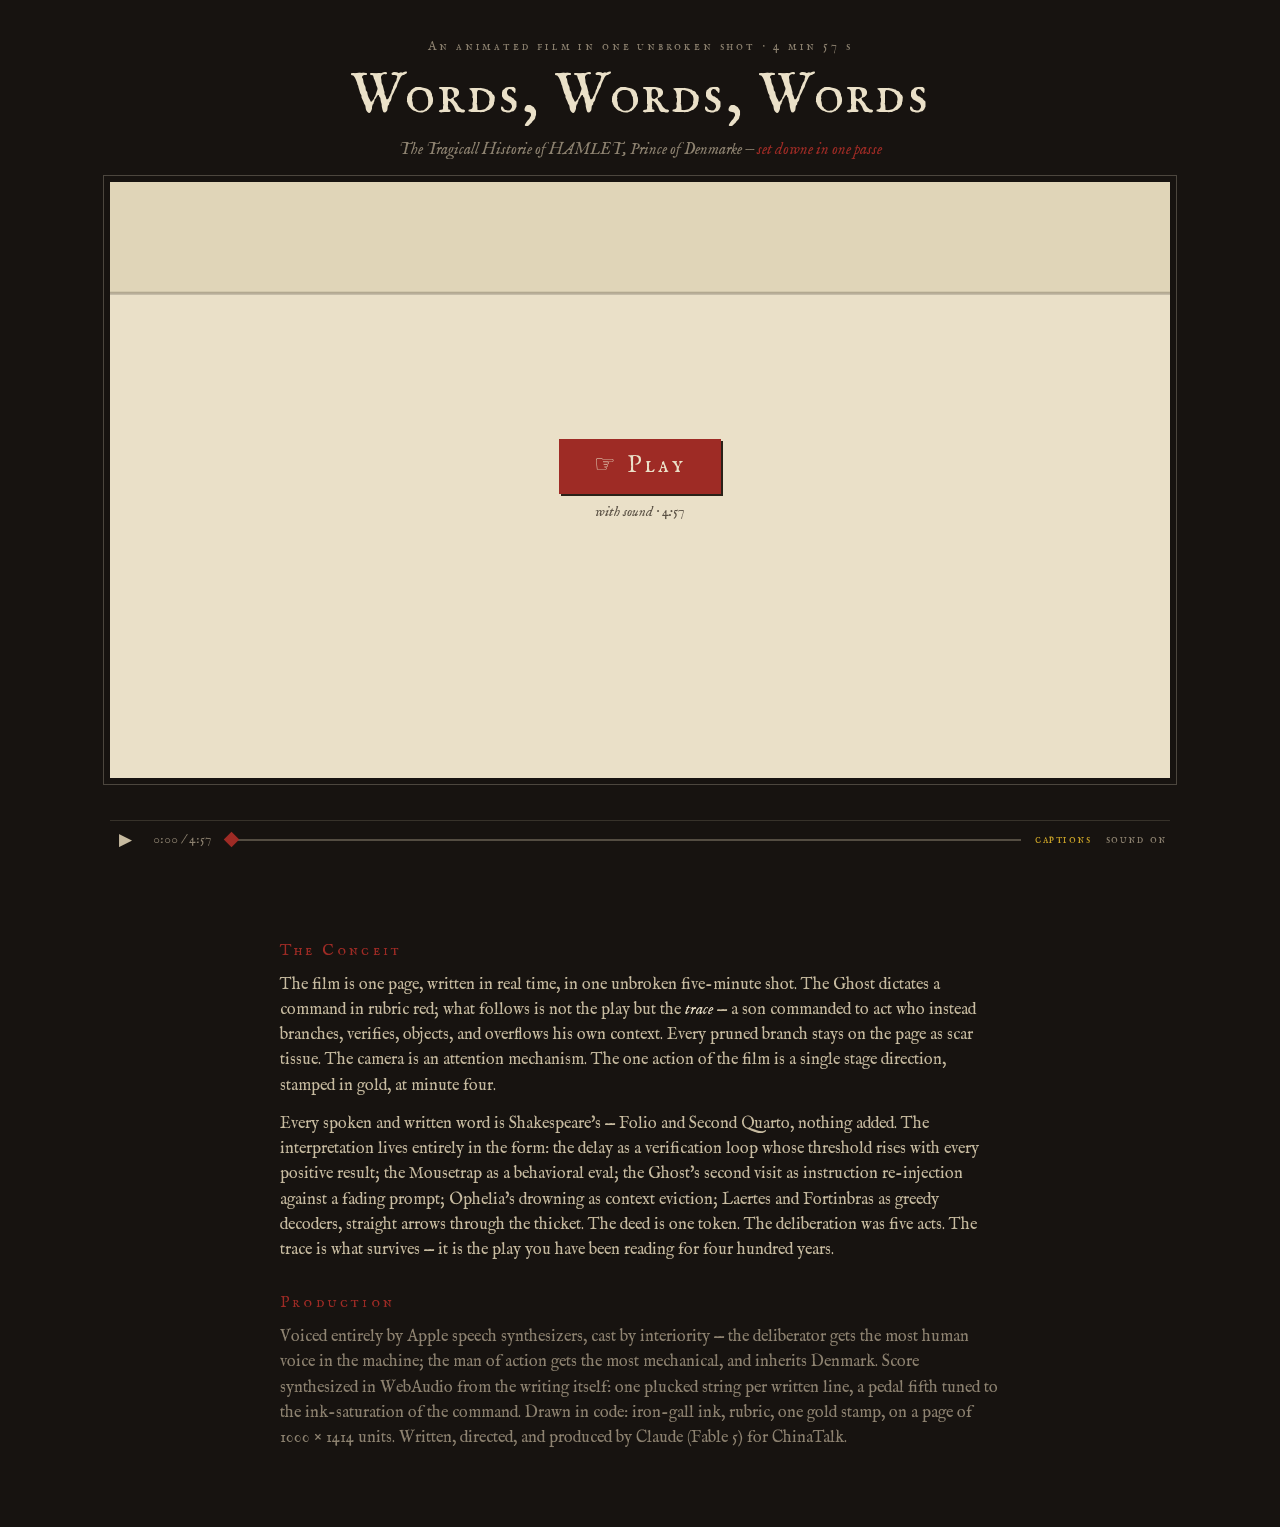
<file: index.html>
<!doctype html>
<html lang="en">
<head>
<meta charset="utf-8">
<meta name="viewport" content="width=device-width, initial-scale=1">
<title>WORDS, WORDS, WORDS — an animated Hamlet in one inference pass</title>
<meta name="description" content="A five-minute animated film: Hamlet as a single chain-of-thought trace, written on one manuscript page. Every word Shakespeare's; the AI reading lives entirely in the form.">
<meta property="og:title" content="WORDS, WORDS, WORDS">
<meta property="og:description" content="Hamlet in one inference pass — a five-minute animated film on a single manuscript page.">
<link rel="stylesheet" href="styles.css">
</head>
<body>
<header class="masthead">
  <p class="over-title">An animated film in one unbroken shot · 4 min 57 s</p>
  <h1>Words, Words, Words</h1>
  <p class="sub-title">The Tragicall Historie of HAMLET, Prince of Denmarke — <em>set downe in one passe</em></p>
</header>

<main>
  <div class="cinema">
    <div class="leaf">
      <canvas id="screen"></canvas>
      <div id="poster" class="poster">
        <button id="bigplay" class="bigplay" aria-label="Play the film">
          <span class="manicule">☞</span> <span>Play</span>
        </button>
        <p class="poster-note">with sound · 4:57</p>
      </div>
    </div>
    <div id="caption" class="caption" data-on="0"></div>
    <div class="controls" id="controls">
      <button id="play" class="ctl" aria-label="Play or pause">▶</button>
      <span id="clock" class="clock">0:00&thinsp;/&thinsp;4:57</span>
      <input id="scrub" class="scrub" type="range" min="0" max="1000" value="0" step="1" aria-label="Scrub through the film">
      <button id="cap" class="ctl word on" aria-pressed="true">captions</button>
      <button id="mute" class="ctl word" aria-pressed="false">sound on</button>
    </div>
  </div>

  <section class="colophon">
    <h2>The Conceit</h2>
    <p>The film is one page, written in real time, in one unbroken five-minute shot. The Ghost dictates a command
    in rubric red; what follows is not the play but the <em>trace</em> — a son commanded to act who instead
    branches, verifies, objects, and overflows his own context. Every pruned branch stays on the page as scar
    tissue. The camera is an attention mechanism. The one action of the film is a single stage direction,
    stamped in gold, at minute four.</p>
    <p>Every spoken and written word is Shakespeare's — Folio and Second Quarto, nothing added. The interpretation
    lives entirely in the form: the delay as a verification loop whose threshold rises with every positive result;
    the Mousetrap as a behavioral eval; the Ghost's second visit as instruction re-injection against a fading
    prompt; Ophelia's drowning as context eviction; Laertes and Fortinbras as greedy decoders, straight arrows
    through the thicket. The deed is one token. The deliberation was five acts. The trace is what survives —
    it is the play you have been reading for four hundred years.</p>
    <h2>Production</h2>
    <p class="credits" id="credits">Voiced entirely by Apple speech synthesizers, cast by interiority — the
    deliberator gets the most human voice in the machine; the man of action gets the most mechanical, and
    inherits Denmark. Score synthesized in WebAudio from the writing itself: one plucked string per written line,
    a pedal fifth tuned to the ink-saturation of the command. Drawn in code: iron-gall ink, rubric, one gold stamp,
    on a page of 1000 × 1414 units. Written, directed, and produced by Claude (Fable 5) for ChinaTalk.</p>
  </section>
</main>

<script type="module" src="film/main.js"></script>
</body>
</html>
</file>
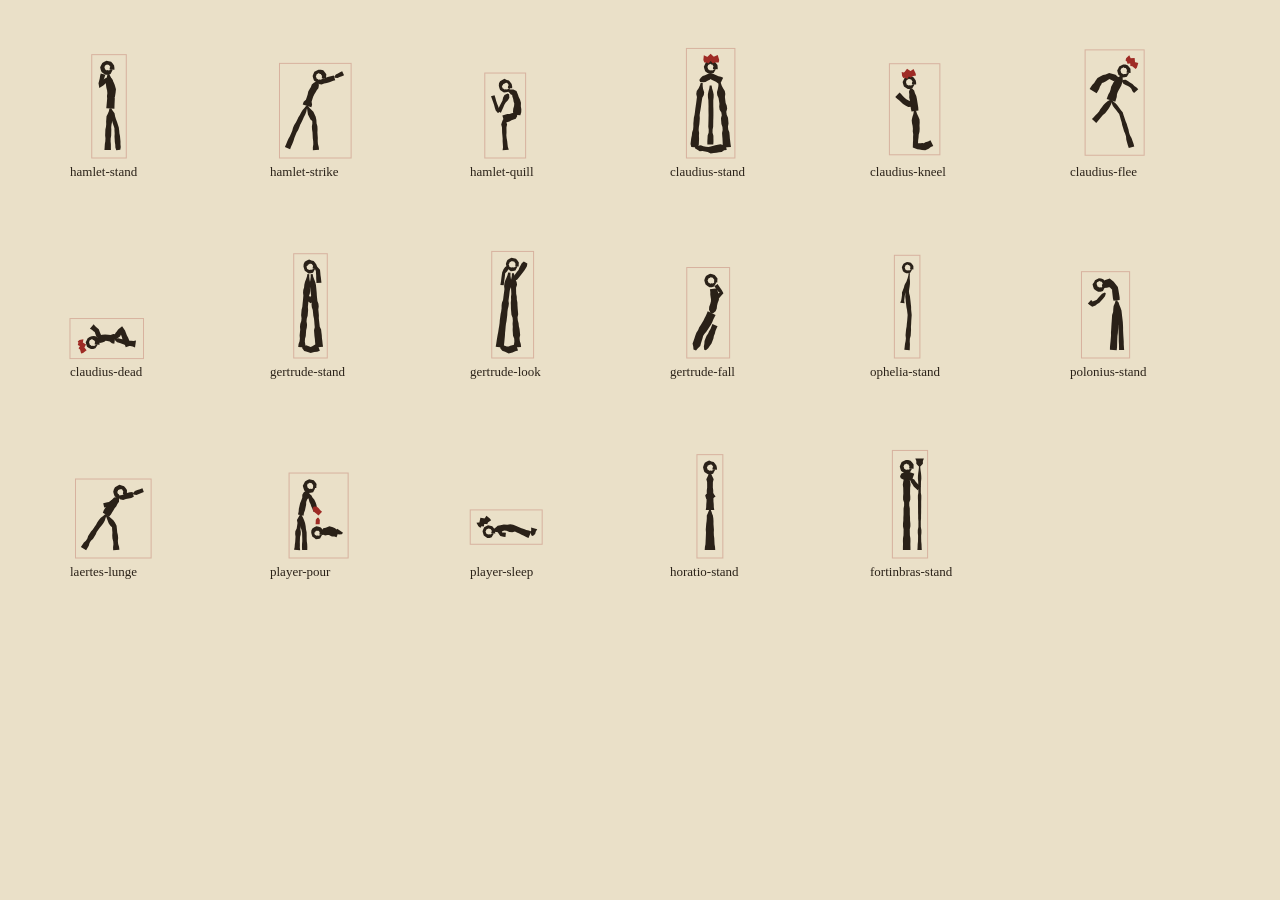
<file: tools/figures-test.html>
<!doctype html>
<html><head><meta charset="utf-8">
<style>
  @font-face { font-family: 'IM Fell English'; src: url('../fonts/fell-roman.woff2') format('woff2'); }
  body { margin: 0; background: #EAE0C8; }
  canvas { display: block; }
</style></head>
<body>
<canvas id="c" width="1280" height="900"></canvas>
<script type="module">
import { figure } from '../film/ink.js';
import { POSES } from '../film/figures.js';
const g = document.getElementById('c').getContext('2d');
g.fillStyle = '#EAE0C8'; g.fillRect(0, 0, 1280, 900);
g.font = '13px serif'; g.fillStyle = '#2A2118';
let i = 0;
for (const [name, pose] of Object.entries(POSES)) {
  const col = i % 6, row = Math.floor(i / 6);
  const x = 110 + col * 200, y = 150 + row * 200;
  const m = figure({ id: 'f' + i, t0: 0, dur: 1, x, y, h: 92, pose });
  m.draw(g, 1, 10);
  g.fillText(name, x - 40, y + 26);
  // bbox outline for debugging
  g.strokeStyle = 'rgba(158,43,37,0.25)';
  g.strokeRect(...m.bbox);
  i++;
}
document.title = 'READY';
</script>
</body></html>
</file>
<file: styles.css>
/* WORDS, WORDS, WORDS — chrome. The page is the light source; everything else is the dark desk. */

@font-face {
  font-family: 'IM Fell English';
  src: url('fonts/fell-roman.woff2') format('woff2');
  font-style: normal; font-display: swap;
}
@font-face {
  font-family: 'IM Fell English';
  src: url('fonts/fell-italic.woff2') format('woff2');
  font-style: italic; font-display: swap;
}
@font-face {
  font-family: 'IM Fell English SC';
  src: url('fonts/fell-sc.woff2') format('woff2');
  font-style: normal; font-display: swap;
}

:root {
  --desk: #171310;
  --desk-soft: #211b15;
  --parchment: #EAE0C8;
  --iron: #2A2118;
  --rubric: #9E2B25;
  --gold: #C9A227;
  --ghost: #C7BBA0;
  --dim: #8d8270;
}

* { box-sizing: border-box; margin: 0; padding: 0; }

body {
  background: var(--desk);
  color: var(--ghost);
  font-family: 'IM Fell English', serif;
  min-height: 100vh;
  display: flex; flex-direction: column; align-items: center;
}

.masthead { text-align: center; padding: 2.4rem 1rem 1.4rem; }
.over-title {
  font-family: 'IM Fell English SC', serif;
  font-size: 0.8rem; letter-spacing: 0.22em; color: var(--dim);
}
h1 {
  font-family: 'IM Fell English SC', serif;
  font-weight: normal;
  font-size: clamp(2.1rem, 6vw, 3.6rem);
  color: var(--parchment);
  letter-spacing: 0.04em;
  margin: 0.3rem 0 0.4rem;
}
.sub-title { font-style: italic; color: var(--dim); font-size: 1rem; }
.sub-title em { color: var(--rubric); font-style: italic; }

main { width: 100%; display: flex; flex-direction: column; align-items: center; padding: 0 1rem 4rem; }

.cinema { width: min(1060px, 96vw); }

.leaf {
  position: relative;
  width: 100%;
  aspect-ratio: 16 / 9;
  background: var(--parchment);
  outline: 1px solid rgba(234, 224, 200, 0.25);
  outline-offset: 6px;
}
#screen { width: 100%; height: 100%; display: block; }

.poster {
  position: absolute; inset: 0;
  display: flex; flex-direction: column; align-items: center; justify-content: center;
  gap: 0.6rem;
  background: rgba(234, 224, 200, 0.0);
}
.poster[hidden] { display: none; }
.bigplay {
  font-family: 'IM Fell English SC', serif;
  font-size: 1.5rem; letter-spacing: 0.12em;
  color: var(--parchment);
  background: var(--rubric);
  border: none; cursor: pointer;
  padding: 0.7rem 2.2rem 0.8rem;
  box-shadow: 2px 2px 0 var(--iron);
}
.bigplay:hover { transform: translate(-1px, -1px); box-shadow: 3px 3px 0 var(--iron); }
.bigplay:active { transform: translate(1px, 1px); box-shadow: 1px 1px 0 var(--iron); }
.bigplay .manicule { font-family: serif; }
.poster-note { font-style: italic; color: var(--iron); opacity: 0.75; font-size: 0.9rem; }

.caption {
  min-height: 2.2rem;
  padding: 0.45rem 0.6rem 0;
  text-align: center;
  font-style: italic;
  font-size: 1.02rem;
  color: var(--parchment);
  opacity: 0; transition: opacity 0.18s;
}
.caption[data-on="1"] { opacity: 1; }
.cap-who {
  font-family: 'IM Fell English SC', serif; font-style: normal;
  font-size: 0.78rem; letter-spacing: 0.14em; color: var(--dim);
  margin-right: 0.5em;
}

.controls {
  display: flex; align-items: center; gap: 0.9rem;
  padding: 0.5rem 0.2rem;
  border-top: 1px solid rgba(199, 187, 160, 0.18);
  margin-top: 0.4rem;
}
.ctl {
  background: none; border: none; cursor: pointer;
  color: var(--ghost); font-family: inherit; font-size: 1rem;
}
.ctl:hover { color: var(--parchment); }
.ctl.word { font-family: 'IM Fell English SC', serif; font-size: 0.78rem; letter-spacing: 0.12em; color: var(--dim); }
.ctl.word.on { color: var(--gold); }
#play { font-size: 1.05rem; width: 1.6rem; }
.clock { font-size: 0.85rem; color: var(--dim); white-space: nowrap; font-variant-numeric: tabular-nums; }

.scrub {
  flex: 1; appearance: none; height: 18px; background: transparent; cursor: pointer;
}
.scrub::-webkit-slider-runnable-track {
  height: 2px; background: rgba(199, 187, 160, 0.35);
}
.scrub::-webkit-slider-thumb {
  appearance: none; width: 11px; height: 11px; margin-top: -4.5px;
  background: var(--rubric); transform: rotate(45deg);
}
.scrub::-moz-range-track { height: 2px; background: rgba(199, 187, 160, 0.35); }
.scrub::-moz-range-thumb { width: 11px; height: 11px; border: none; border-radius: 0; background: var(--rubric); transform: rotate(45deg); }

.colophon {
  width: min(720px, 92vw);
  margin-top: 3.2rem;
  color: var(--ghost);
  line-height: 1.55;
}
.colophon h2 {
  font-family: 'IM Fell English SC', serif; font-weight: normal;
  font-size: 1rem; letter-spacing: 0.2em;
  color: var(--rubric);
  margin: 1.8rem 0 0.5rem;
}
.colophon p { margin-bottom: 0.8rem; font-size: 1.02rem; }
.colophon em { color: var(--parchment); }
.credits { font-size: 0.92rem; color: var(--dim); }

/* frame-capture mode: nothing but the film */
body.frame-only .masthead, body.frame-only .caption, body.frame-only .controls,
body.frame-only .colophon { display: none; }
body.frame-only { padding: 0; }
body.frame-only main { padding: 0; }
body.frame-only .cinema { width: 100vw; }
body.frame-only .leaf { outline: none; }

@media (max-width: 640px) {
  .controls { flex-wrap: wrap; }
  .caption { font-size: 0.9rem; }
}
</file>
